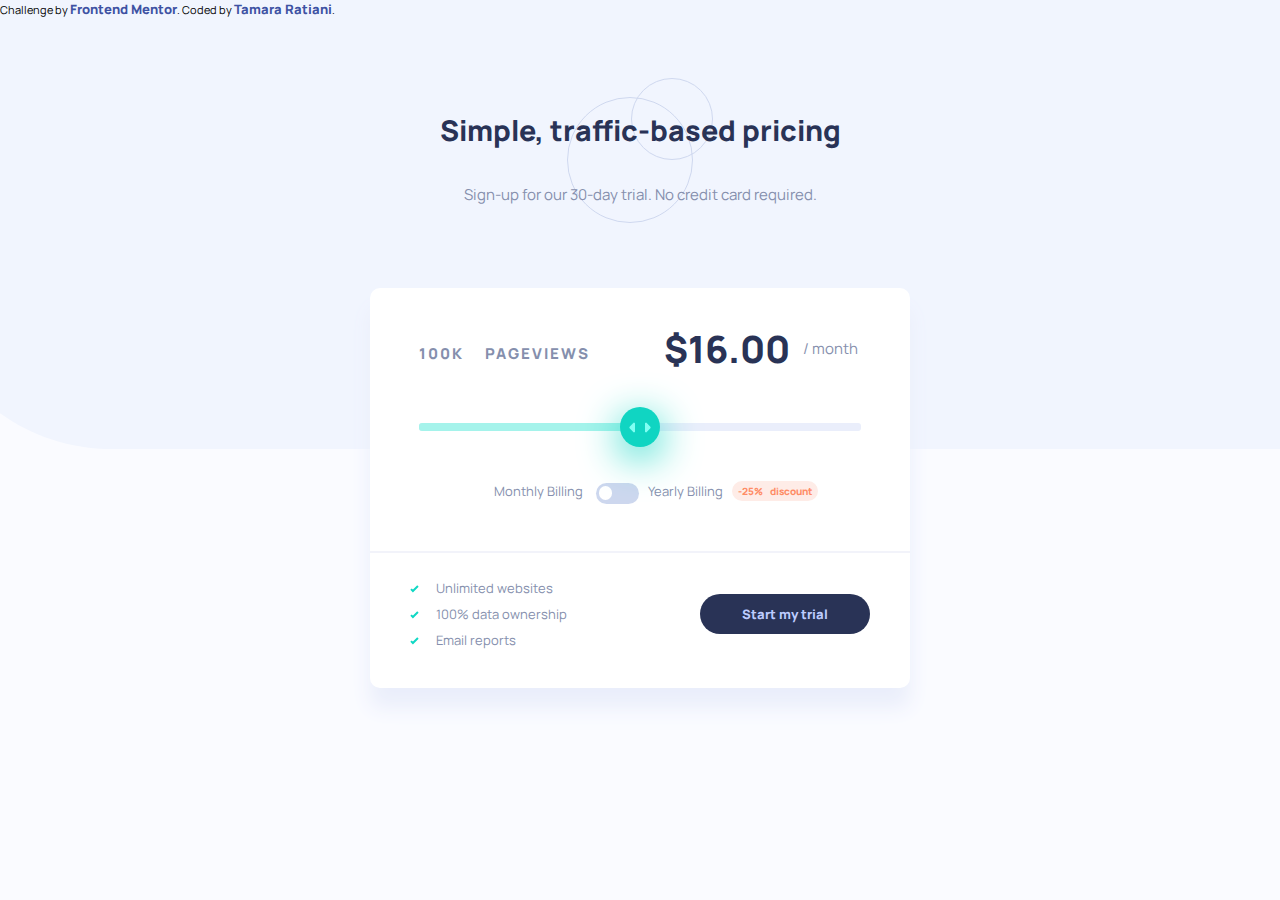
<file: index.html>
<!DOCTYPE html>
<html lang="en">
<head>
  <meta charset="UTF-8">
  <meta name="viewport" content="width=device-width, initial-scale=1.0">
  <link href="style.css" rel="stylesheet">
  <link rel="icon" type="image/png" sizes="32x32" href="./images/favicon-32x32.png">
  <script src="app.js" defer></script>
  <link rel="preconnect" href="https://fonts.gstatic.com">
  <link href="https://fonts.googleapis.com/css2?family=Manrope:wght@600&display=swap" rel="stylesheet">
  <link rel="preconnect" href="https://fonts.gstatic.com">
  <link href="https://fonts.googleapis.com/css2?family=Manrope:wght@800&display=swap" rel="stylesheet">
  <title>Frontend Mentor | Interactive pricing component</title>  
</head>
<body>
  <header>
    <div class="heading">
      <h1>Simple, traffic-based pricing</h1>
      <p>Sign-up for our 30-day trial. No credit card required.</p>
    </div>
  </header>
  <section>
    <div class="container">
        <div class="pageviews">
          <div id="output"></div><span>pageviews</span>
        </div>
        <div class="slide-bar">
          <input type="range" id= "input" min="0" value="2" max="4" step="1" style="position: absolute;">
          <div class="pricer">
           <div id="price"></div><span> / month</span>
          </div>
          <div id="ProgressBar"></div>
        </div>
        <div class="togglebar">
           <span class="monthly">Monthly Billing</span>
            <label class="switch">
              <input type="checkbox"  id="toggle" onchange="input.oninput()" onmousemove="input.oninput()">
              <span class="slider round"></span>
            </label>
           <span class="yearly">Yearly Billing</span>
           <div class="discount">
             <span>-25%</span> 
             <p>discount</p>
           </div>
        </div>
     <div class="aside">
       <ul>
          <li>Unlimited websites</li>
          <li>100% data ownership</li>
          <li>Email reports</li>
        </ul> 
       <div class="btn">
         <a href="#">Start my trial</a>
          </div>
      </div>
    </div>
    </section>
  <div class="attribution">
    Challenge by <a href="https://www.frontendmentor.io?ref=challenge" target="_blank">Frontend Mentor</a>. 
    Coded by <a href="#">Tamara Ratiani</a>.
  </div>
</body>
</html>
</file>
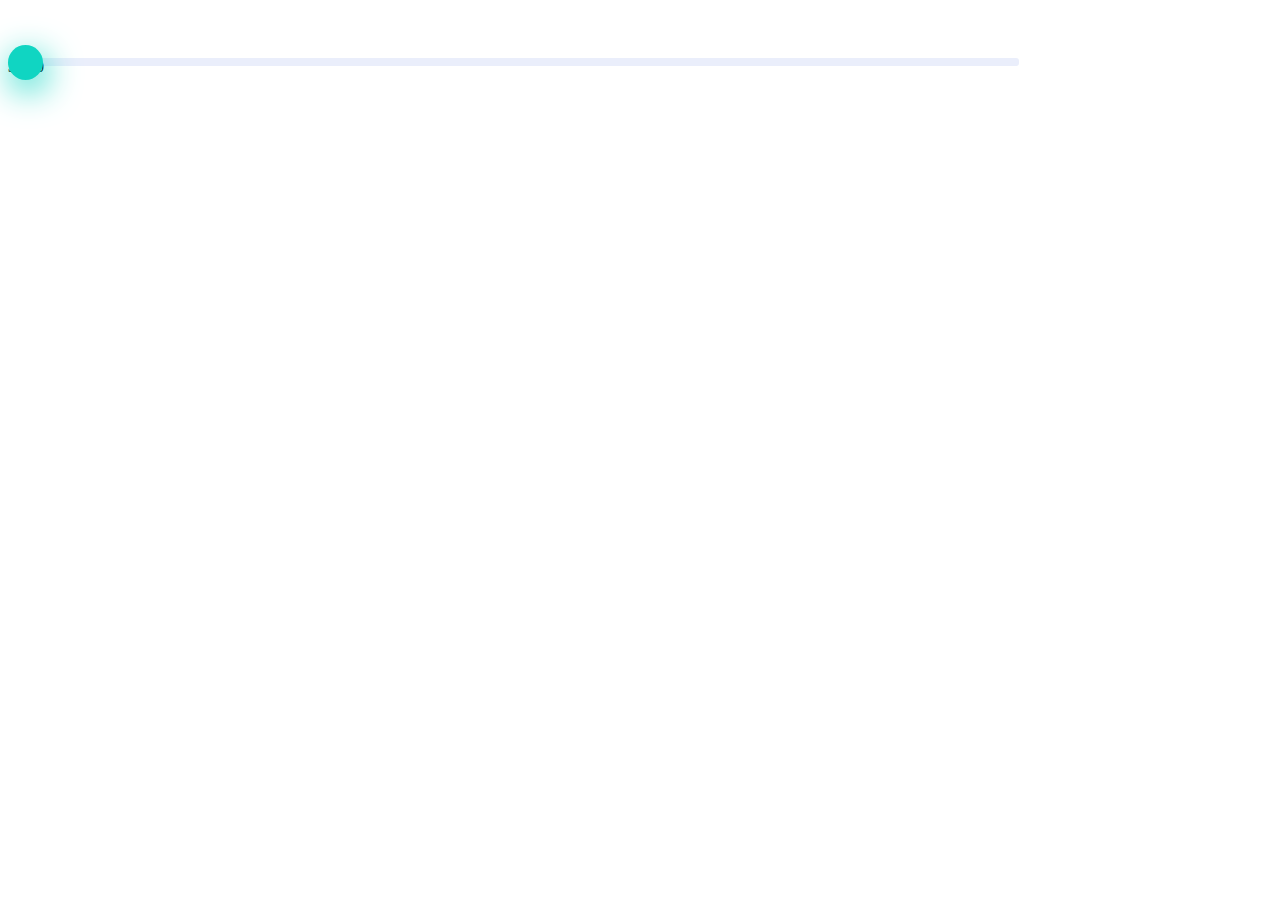
<file: test.html>
<!DOCTYPE html>
<html lang="en">
<head>
    <meta charset="UTF-8">
    <meta name="viewport" content="width=device-width, initial-scale=1.0">
    <title>Document</title>
    <style>
        input[type=range]{
    -webkit-appearance: none;
    z-index: 9;
    background: transparent;
  }
  input[type=range]:focus {
    outline: none;
  }
  input[type=range]::-webkit-slider-thumb {
    -webkit-appearance: none;
    background: hsl(174, 86%, 45%);
    width: 35px;
    height: 35px;
    border-radius: 50%;
    box-shadow: hsl(174, 86%, 45%) 3px     10px 35px;
    cursor: pointer;
    position: relative;
  }
  #input {
    width: 100%;
    display: block;
    margin: 0;
    height: 8px;
    cursor: pointer;
    appearance: none;
    border-radius: 5px;
    position: absolute;
    
  }
  input[type=range]::-webkit-slider-runnable-track {
    border: none;
    border-radius: 3px;
    -webkit-appearance: none;
    background: invisible;
    width: 100%;
  }
  input[type=range]:focus::-webkit-slider-runnable-track {
  
  }
.slide-bar {
  position: relative;
  width: 80%;
  top: 50px;
  border-radius: 3px;
  height: 8px;
  background: hsl(224, 65%, 95%);
}
#ProgressBar {
  position: absolute;
  width: 0px;
  height: 8px;
  top:0;
  left: 0;
  background: blue;
  border-radius: 3px;
}
    </style>
</head>
<body>
    <div class="slide-bar">
  
        <input type="range" id= "input" min="0" value= "0" max="4" step="1" style="position: absolute;">
        <div id="price">
        </div>
        <div id="ProgressBar"></div>
      </div>
<script>var values = [10, 50, 100, 500, 1000];
    var prices = [8, 12, 16, 24, 36];
    var price = document.getElementById("price");
    var input = document.getElementById('input');
    output = document.getElementById('output');
    var percentToGet = 25;
    var percent = (percentToGet / 100) * prices[this.value];
    var ProgressBar = document.getElementById("ProgressBar");
    var Progress = [10, 50];
    
    const formatter = new Intl.NumberFormat('en-US', {
      style: 'currency',
      currency: 'USD',
      minimumFractionDigits: 2
    });
    
    input.oninput = function() {
      price.innerHTML = formatter.format(prices[this.value]);
         price.innerHTML = formatter.format(prices[this.value] - (percentToGet / 100) * prices[this.value]); 
      
      ProgressBar.style.width = 
     this.value * 25 + "%";
    
    }
    input.oninput();  

</script>
</body>
</html>
</file>
<file: style.css>
html , body {
  margin: 0;
  padding: 0;
  height: 100%;
  width: 100%;
  font-size: 10px;
  font-family: 'Manrope';
  text-align: -moz-center;
}
html , body {
margin: 0;
padding: 0;
height: 100%;
width: 100%;
font-size: 10px;
font-family: 'Manrope';
text-align: -webkit-center;
}
body {
  background-image: url(images/bg-pattern.svg);
  background-size: auto;
  background-repeat: no-repeat;
  background-color: hsl(230, 100%, 99%);
  background-position-y: -20%;
  
}
.heading {
  background-image: url(images/pattern-circles.svg);
  background-repeat: no-repeat;
  background-size: auto;
  background-position: center;
  width: 70%;
  height: 100%;
  display: flex;
  align-items: center;
  flex-direction: column;
  justify-content: center;

}
.heading-row {
  

}
h3 {
  width: 65%;
  font-size: 15px;
  color: hsl(225, 20%, 60%);
  font-weight: 600;
}
header {
  height: 29%;
}
.heading h1 {
  color: hsl(227, 35%, 25%);
  font-size: 2rem;

}
section {
  height: 60%;
  display: flex;
  justify-content: center;
  
}
.container {
  background-color: white;
  margin-left: 6%;
  margin-right: 6%;
  border-radius: 10px;
  width: 80%;
  font-size: 1rem;
  height: 100%;
  display: flex;
  flex-wrap: wrap;
  justify-content: space-evenly;
  box-shadow: hsl(224, 65%, 95%) 0px 20px 20px;
}
.pageviews span {
  width: 130px;
}
p , span {
  color: hsl(225, 20%, 60%);
}
input[type=range]{
-webkit-appearance: none;
z-index: 9;
background: transparent;
}
input[type=range]:focus {
outline: none;
}
input[type=range]::-ms-thumb {
  -ms-appearance: none;
  background: hsl(174, 86%, 45%);
  width: 40px;
  height: 40px;
  border-radius: 50%;
  box-shadow: hsl(174, 86%, 45%) 3px     10px 35px;
  cursor: pointer;
  position: relative;
  border: none;
  background-image: url(images/icon-slider.svg);
  background-repeat: no-repeat;
  background-position: center;
  }
input[type=range]::-moz-range-thumb {
-moz-appearance: none;
background: hsl(174, 86%, 45%);
width: 40px;
height: 40px;
border-radius: 50%;
box-shadow: hsl(174, 86%, 45%) 3px     10px 35px;
cursor: pointer;
position: relative;
border: none;
background-image: url(images/icon-slider.svg);
background-repeat: no-repeat;
background-position: center;
}
input[type=range]::-webkit-slider-thumb {
-moz-appearance: none;
background: hsl(174, 86%, 45%);
width: 40px;
height: 40px;
border-radius: 50%;
box-shadow: hsl(174, 86%, 45%) 3px     10px 35px;
cursor: pointer;
position: relative;
border: none;
background-image: url(images/icon-slider.svg);
background-repeat: no-repeat;
background-position: center;
}
#input {
width: 100%;
display: block;
margin: 0;
height: 8px;
cursor: pointer;
appearance: none;
border-radius: 5px;
position: absolute;
}
input[type=range]::-moz-range-track {
border: none;
border-radius: 3px;
-webkit-appearance: none;
background: invisible;
width: 100%;
}
input[type=range]::-webkit-slider-runnable-track {
border: none;
border-radius: 3px;
-webkit-appearance: none;
background: invisible;
width: 100%;
}
.slide-bar {
position: relative;
width: 80%;
border-radius: 3px;
height: 8px;
background: hsl(224, 65%, 95%);
top: -5%;
}
#ProgressBar {
position: absolute;
width: 0px;
height: 8px;
top:0;
left: 0;
background: hsl(174, 77%, 80%);
border-radius: 3px;
}
#price {
 font-size: 3rem;
 color: hsl(227, 35%, 25%);
 font-weight: 800;
}
.pricer span {
font-size: 1.5em;
width: 25%;
}
.pricer {
display: flex;
align-items: center;
justify-content: center;
position: absolute;
width: 100%;
padding-top: 40px;
}
.togglebar {
font-size: 1.2rem;
display: flex;
justify-content: center;
align-items: end;
width: 100%;
height: 10%;
margin-right: 6%;
}
.discount {
background-color: hsl(14, 92%, 95%);
width: 35px;
height: 20px;
border-radius: 20px;
display: flex;
justify-content: center;
align-items: center;
margin-left: 2%;
}
.discount span {
  color: hsl(15, 100%, 70%);
  font-size: 10px;
}
.discount p {
  color: hsl(15, 100%, 70%);
  display: none;
}
.switch {
  position: relative;
  display: inline-block;
  width: 40px;
  height: 20px;
  left: 3%;
  top: 3%;
}
.yearly {
  margin-left: 5%;
}
.monthly {
  margin-left: 15%;
}
.switch input { 
  opacity: 0;
  width: 0;
  height: 0;
}
.slider {
  position: absolute;
  cursor: pointer;
  top: 0;
  left: 0;
  right: 0;
  bottom: 0;
  background-color: hsl(223, 50%, 87%);
  transition: .4s;
}
.slider:before {
  position: absolute;
  content: "";
  height: 60%;
  width: 35%;
  left: 6%;
  bottom: 18%;
  background-color: white;
  transition: .4s;
}
input:focus + .slider {
  box-shadow: 0 0 1px #2196F3;
}
.slider.round {
  border-radius: 60px;
}
.slider.round:before {
  border-radius: 60px;
}
input:checked + .slider:before {
  transform: translateX(150%);
}
input:checked + .slider {
  background-color:hsl(174, 86%, 45%);
}
.pageviews {
  font-size: 1.5rem;
  text-transform: uppercase;
  display: flex;
  justify-content:center;
  width: 100%;
  letter-spacing: 2px;
  color: hsl(225, 20%, 60%);
  font-weight: 800;
  height: 15%;
  align-items: center;
 
  
}
.aside {
  font-size: 1.5rem;
  width: 100%;
  border-top: 1px solid hsla(223, 48%, 87%, 0.349);
  display: flex;
  flex-direction: column;
  flex-wrap: wrap;
  align-items: center;
  justify-content:space-around;
  padding-top: 2%;
  padding-bottom: 8%;

}
.attribution { 
  font-size: 11px; 
  text-align: center; 
  position: absolute;
  top: 0;
}
  .attribution a { 
  color: hsl(228, 45%, 44%); 
  }
  li {
    color:hsl(225, 20%, 60%);
    font-size: 1.2rem;
    padding-left: 10px;
    
  }
  .btn {
    width: 45%;
    height: 28%;
    display: flex;
    justify-content: center;
    align-items: center;
    background-color: hsl(227, 35%, 25%);
    border-radius: 40px;
    font-size: 1.2rem;
  }
  ul {
   height: 50%; 
   display: flex;
   flex-direction: column;
   justify-content: space-around;
   list-style-image: url(images/icon-check.svg);
  }
  a {
    text-decoration: none;
    color: hsl(226, 100%, 87%);
    font-weight: 800;
  }
@media (min-width:751px){
    html , body {
        max-width: 1440px;
        height: 100%;
        text-align: -moz-center;
        margin: 0;
        padding: 0;
        font-size: 15px;
    }
    html , body {
      max-width: 1440px;
      height: 100%;
      text-align: -webkit-center;
      margin: 0;
      padding: 0;
      font-size: 15px;
  }
    section {
      display: block;
      height: 60%;
    }
    .switch {
      width: 8%;
      height: 5%;
    }
     .container {
         width: 540px;
         height: 400px;
         font-size: 1rem;
         display: flex;
         box-shadow: hsl(224, 65%, 95%) 0px 20px 20px;
         justify-content: center;

     }
     .slidevalue {
        display: flex;
        justify-content: space-between;
    }
     .heading {
        background-size: auto;
        padding-top: 1%;
     }
     body {
        background-color: hsl(230, 100%, 99%);
         height: 100%;
         background-size: auto;
         background-position: top;
        
     }
     header {
         height: 32%;
     }
     h3 {
         width: 100%;
         font-size: 1rem;
         margin-top: 0;
     }
     .heading h1 {
         font-size: 1.9rem;
         margin-top: 2%;
         font-weight: 800;
     }
     .pageviews {
    display: flex;
    justify-content: flex-start;
    font-size: 1rem;
    height: 0;
    width: 82%;
    padding-top: 65px;
     }
     .pageviews span {
       margin-left: 2%;
     }
     .slide-bar {
      position: relative;
      width: 82%;
      border-radius: 3px;
      height: 8px;
      background: hsl(224, 65%, 95%);
      margin-top: 90px;
      }
      .slide-bar img {
        position: absolute;

      }
      #ProgressBar {
      position: absolute;
      width: 0px;
      height: 8px;
      top:0;
      left: 0;
      background: hsl(174, 77%, 80%);
      border-radius: 3px;
      }
      #price {
         font-size: 2.5rem;
         color: hsl(227, 35%, 25%);
         width: 25%;
         font-weight: 800;
      }
      .pricer span {
        font-size: 1rem;
      }
      .pricer {
        display: flex;
        align-items: center;
        justify-content: center;
        margin-top: -140px;
        margin-left: 135px;
        width: 100%;
      }
      input[type=range]{
        -webkit-appearance: none;
        z-index: 9;
        background: transparent;
      }
      input[type=range]:focus {
        outline: none;
      }
      input[type=range]::-moz-range-thumb {
        -moz-appearance: none;
        background: hsl(174, 86%, 45%);
        width: 40px;
        height: 40px;
        border-radius: 50%;
        box-shadow: hsl(174, 86%, 45%) 0px 10px 40px;
        cursor: pointer;
        position: relative;
        border: none;
        background-image: url(images/icon-slider.svg);
        background-repeat: no-repeat;
        background-position: center;
      }
      input[type=range]::-webkit-slider-thumb {
        -webkit-appearance: none;
        background: hsl(174, 86%, 45%);
        width: 40px;
        height: 40px;
        border-radius: 50%;
        box-shadow: hsl(174, 86%, 45%) 0px 10px 40px;
        cursor: pointer;
        position: relative;
        border: none;
        background-image: url(images/icon-slider.svg);
        background-repeat: no-repeat;
        background-position: center;
      }
      #input {
        width: 100%;
        display: block;
        margin: 0;
        height: 8px;
        cursor: pointer;
        appearance: none;
        border-radius: 5px;
        position: absolute;
      }
      input[type=range]::-moz-range-track {
        border: none;
        border-radius: 3px;
        -webkit-appearance: none;
        background: invisible;
        width: 100%;
      }
      input[type=range]::-webkit-slider-runnable-track{
        border: none;
        border-radius: 3px;
        -webkit-appearance: none;
        background: invisible;
        width: 100%;
      }
      .togglebar {
        font-size: small;
        display: flex;
        justify-content: center;
        align-items: center;
        width: 80%;
        height: 20%;
      }
      .discount {
        background-color: hsl(14, 92%, 95%);
        width: 20%;
        height: 25%;
        border-radius: 20px;
        display: flex;
        justify-content: space-evenly;
        align-items: center;
        margin-left: 2%;
      }
        .discount span {
          color: hsl(15, 100%, 70%);
          font-size: 10px;
          font-weight: 800;
        }
        .discount p {
          display: block;
          font-size: 10px;
          font-weight: 800;
        }
        .switch {
          position: relative;
          display: inline-block;
          width: 10%;
          height: 27%;
          left: 3%;
          border: none;
        }
        .switch input { 
          opacity: 0;
          width: 0;
          height: 0;
        }
        .slider {
          position: absolute;
          cursor: pointer;
          top: 0;
          left: 0;
          right: 0;
          bottom: 0;
          background-color: hsl(223, 50%, 87%);
          transition: .4s;
        }
        .slider:before {
          position: absolute;
          content: "";
          height: 65%;
          width: 30%;
          left: 6%;
          bottom: 18%;
          background-color: white;
          transition: .4s;
        }
        .slider.round {
          border-radius: 60px;
        }
        .slider.round:before {
          border-radius: 60px;
        }
        input:checked + .slider:before {
          transform: translateX(200%);
        }
        input:checked + .slider {
          background-color:hsl(174, 86%, 45%);
        }
    .aside {
      font-size: small;
      height: 25%;
      display: flex;
      justify-content: space-evenly;
      align-items: center;
      width: 100%;
      border-top: 2px solid hsla(229, 44%, 93%, 0.5);
      margin-top: 20px;
    }
    ul {
      display: flex;
      font-size: small;
      flex-direction: column;
      text-align: left;
      height: 70%;
      justify-content: space-between;
      width: 45%;
    }
    a {
      font-size: small;
    }
    .btn {
      width: 170px;
      height: 40px;
      margin-right: 25px;
    }
    li {
      list-style-image: url(images/icon-check.svg);
      font-size: small;
    }

    .attribution { 
    font-size: 11px; 
    text-align: center; 
    position: absolute;
    bottom: 0;
}
    .attribution a { 
    color: hsl(228, 45%, 44%); 
}
}
</file>
